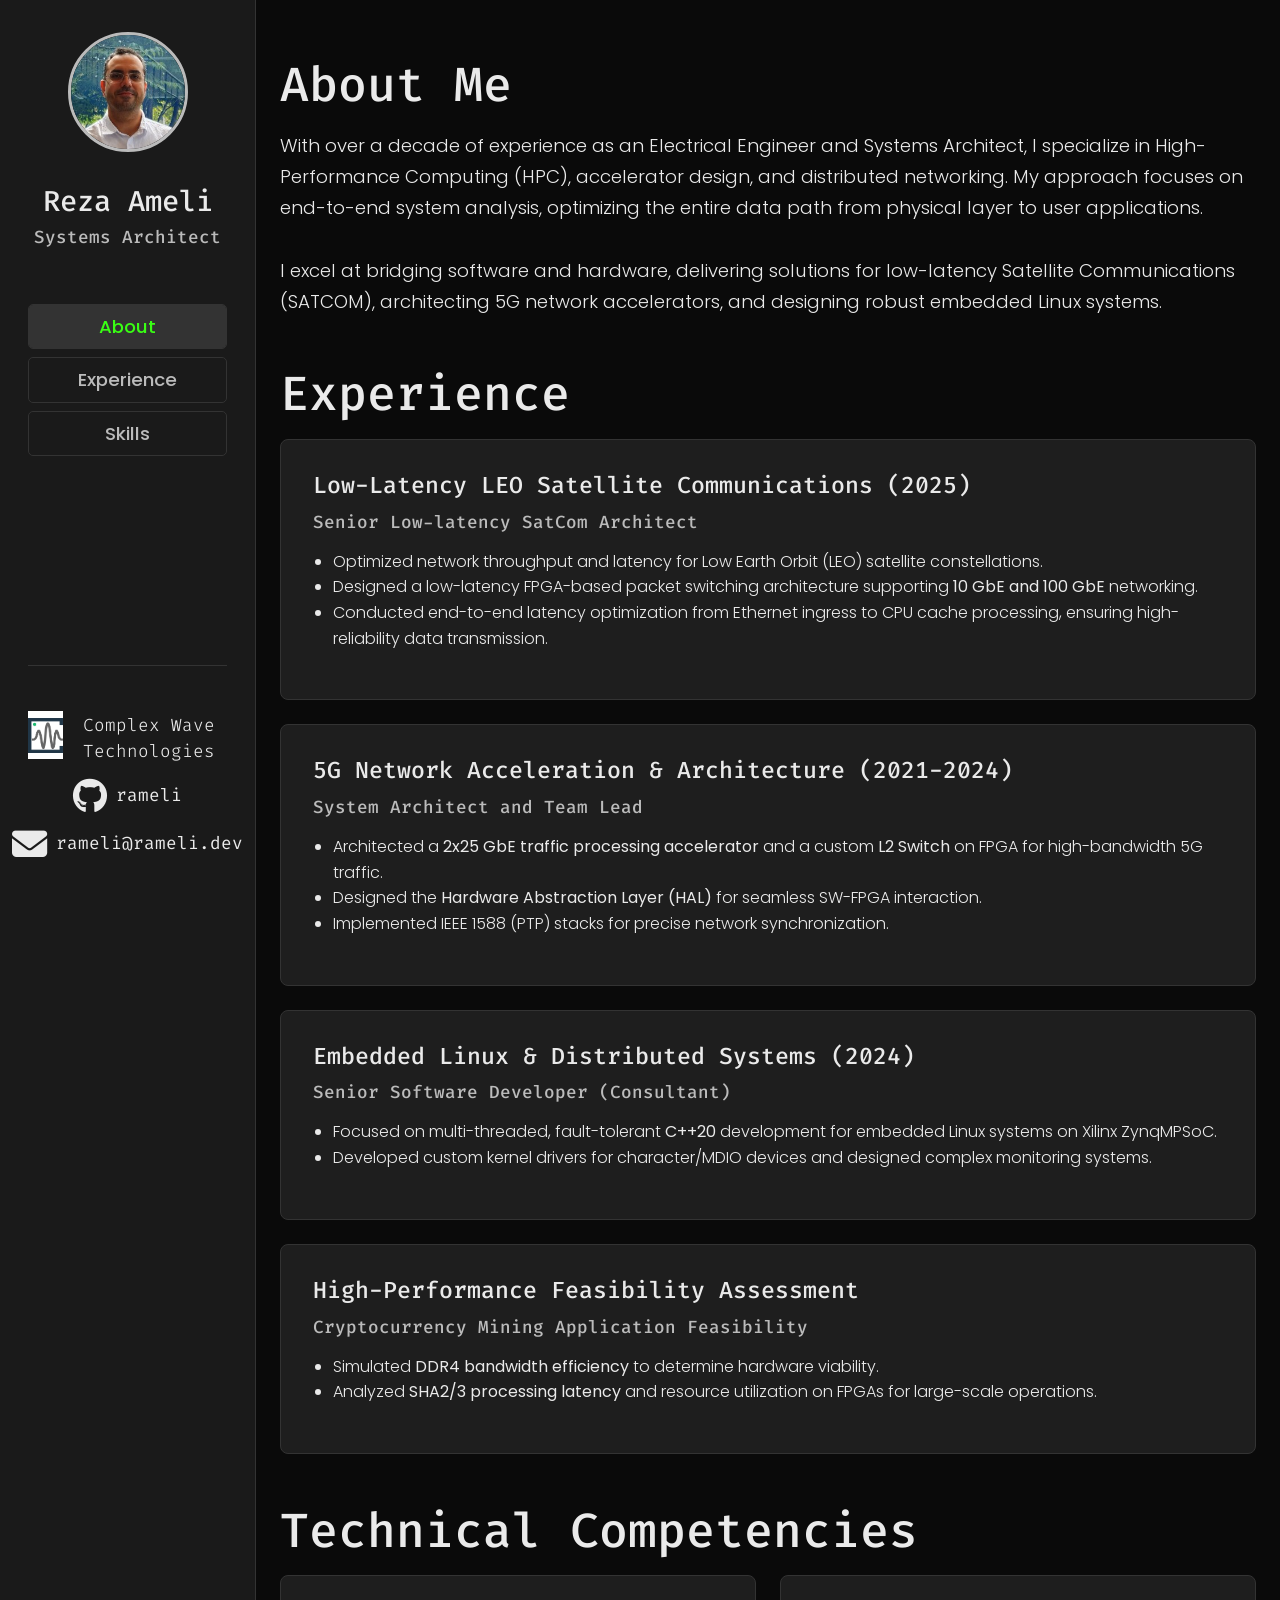
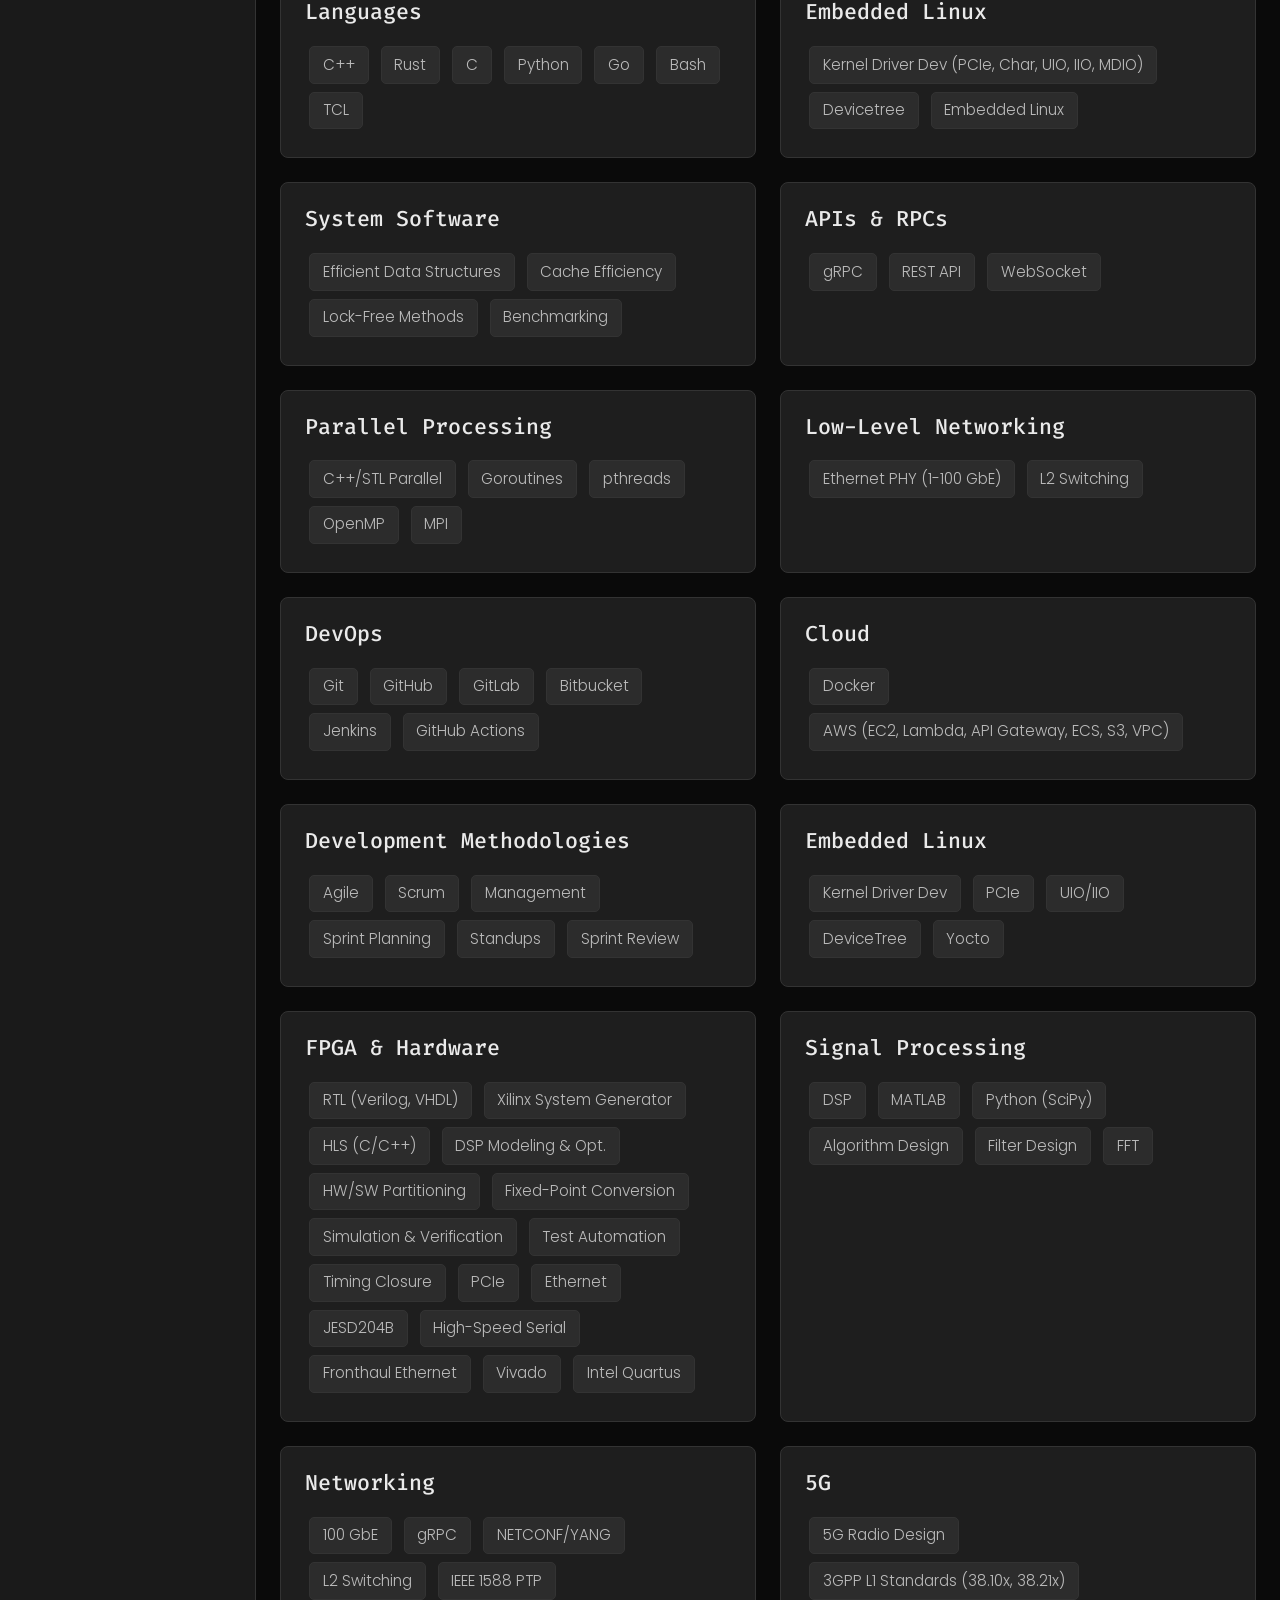
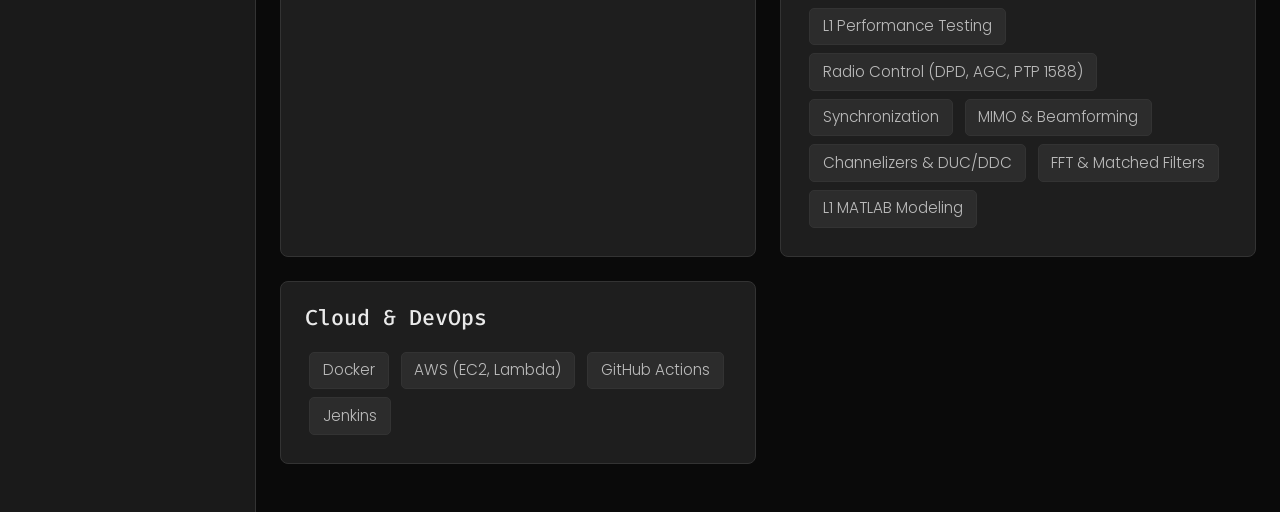
<file: index.html>
<!DOCTYPE html>
<html lang="en">
<head>
    <meta charset="UTF-8">
    <meta name="viewport" content="width=device-width, initial-scale=1.0">
    <title>Reza Ameli - System Architect</title>
    <link href="https://cdn.jsdelivr.net/npm/bootstrap@5.3.3/dist/css/bootstrap.min.css" rel="stylesheet">
    <link rel="preconnect" href="https://fonts.googleapis.com">
    <link rel="preconnect" href="https://fonts.gstatic.com" crossorigin>
    <link href="https://fonts.googleapis.com/css2?family=Poppins:wght@300;400;600&family=Fira+Code:wght@500&display=swap" rel="stylesheet">
    <link rel="stylesheet" href="https://cdnjs.cloudflare.com/ajax/libs/font-awesome/6.5.1/css/all.min.css">
    <link rel="stylesheet" href="style.css">
    <link rel="icon" href="assets/favicon.ico">
</head>
<body>

    <div class="container-fluid">
        <div class="row">
            <!-- Sidebar -->
            <nav class="col-md-4 d-md-block sidebar">
                <div class="sidebar-sticky">
                    <header class="header">
                        <img src="images/pic.jpg" alt="Reza Ameli" class="profile-img mb-4">
                        <h1 class="h3">Reza Ameli</h1>
                        <h2 class="h5">Systems Architect</h2>
                    </header>

                    <ul class="nav flex-column" id="main-nav">
                        <li class="nav-item"><a class="nav-link" href="#about">About</a></li>
                        <li class="nav-item"><a class="nav-link" href="#experience">Experience</a></li>
                        <li class="nav-item"><a class="nav-link" href="#skills">Skills</a></li>
                    </ul>
                    
                    <div class="sidebar-footer">
                        <div class="social-links">
                            <a href="https://complexwave.tech" target="_blank" class="company-link">
                                <div class="d-flex align-items-center">
                                    <div class="company-logo-bg me-2">
                                        <img src="assets/logo.png" alt="Complex Wave Technologies Logo" class="company-logo">
                                    </div>
                                    <p class="mb-0">Complex Wave Technologies</p>
                                </div>
                            </a>
                        </div>
                        <div class="social-links">
                            <a href="https://github.com/rameli" target="_blank" title="GitHub"><i class="fab fa-github"></i> <span class="social-text">rameli</span></a>
                            <a href="#" id="contact-link" class="email-link" title="Email"><i class="fas fa-envelope"></i> <span class="social-text"></span></a>
                        </div>
                    </div>
                </div>
            </nav>

            <!-- Main Content -->
            <main class="col-md-8 ms-sm-auto px-md-4 main-content">
                <section id="about" class="section pt-4">
                    <h3 class="section-title">About Me</h3>
                    <p class="about-text">
                        With over a decade of experience as an Electrical Engineer and Systems Architect, I specialize in High-Performance Computing (HPC), accelerator design, and distributed networking. My approach focuses on end-to-end system analysis, optimizing the entire data path from physical layer to user applications.
                        <br><br>
                        I excel at bridging software and hardware, delivering solutions for low-latency Satellite Communications (SATCOM), architecting 5G network accelerators, and designing robust embedded Linux systems.
                    </p>
                </section>

                <section id="experience" class="section">
                    <h3 class="section-title">Experience</h3>
                    <div class="experience-card">
                        <h4 class="experience-title">Low-Latency LEO Satellite Communications (2025)</h4>
                        <h5 class="experience-role">Senior Low-latency SatCom Architect</h5>
                        <ul>
                            <li>Optimized network throughput and latency for Low Earth Orbit (LEO) satellite constellations.</li>
                            <li>Designed a low-latency FPGA-based packet switching architecture supporting <strong>10 GbE and 100 GbE</strong> networking.</li>
                            <li>Conducted end-to-end latency optimization from Ethernet ingress to CPU cache processing, ensuring high-reliability data transmission.</li>
                        </ul>
                    </div>
                    <div class="experience-card">
                        <h4 class="experience-title">5G Network Acceleration & Architecture (2021-2024)</h4>
                        <h5 class="experience-role">System Architect and Team Lead</h5>
                        <ul>
                            <li>Architected a <strong>2x25 GbE traffic processing accelerator</strong> and a custom <strong>L2 Switch</strong> on FPGA for high-bandwidth 5G traffic.</li>
                            <li>Designed the <strong>Hardware Abstraction Layer (HAL)</strong> for seamless SW-FPGA interaction.</li>
                            <li>Implemented IEEE 1588 (PTP) stacks for precise network synchronization.</li>
                        </ul>
                    </div>
                    <div class="experience-card">
                        <h4 class="experience-title">Embedded Linux & Distributed Systems (2024)</h4>
                        <h5 class="experience-role">Senior Software Developer (Consultant)</h5>
                        <ul>
                            <li>Focused on multi-threaded, fault-tolerant <strong>C++20</strong> development for embedded Linux systems on Xilinx ZynqMPSoC.</li>
                            <li>Developed custom kernel drivers for character/MDIO devices and designed complex monitoring systems.</li>
                        </ul>
                    </div>
                     <div class="experience-card">
                        <h4 class="experience-title">High-Performance Feasibility Assessment</h4>
                        <h5 class="experience-role">Cryptocurrency Mining Application Feasibility</h5>
                        <ul>
                            <li>Simulated <strong>DDR4 bandwidth efficiency</strong> to determine hardware viability.</li>
                            <li>Analyzed <strong>SHA2/3 processing latency</strong> and resource utilization on FPGAs for large-scale operations.</li>
                        </ul>
                    </div>
                </section>

                <section id="skills" class="section">
                    <h3 class="section-title">Technical Competencies</h3>
                    <div class="row">
                        <div class="col-lg-6 col-md-12 mb-4">
                            <div class="skills-card">
                                <h4>Languages</h4>
                                <span class="skill-badge">C++</span>
                                <span class="skill-badge">Rust</span>
                                <span class="skill-badge">C</span>
                                <span class="skill-badge">Python</span>
                                <span class="skill-badge">Go</span>
                                <span class="skill-badge">Bash</span>
                                <span class="skill-badge">TCL</span>
                            </div>
                        </div>
                        <div class="col-lg-6 col-md-12 mb-4">
                            <div class="skills-card">
                                <h4>Embedded Linux</h4>
                                <span class="skill-badge">Kernel Driver Dev (PCIe, Char, UIO, IIO, MDIO)</span>
                                <span class="skill-badge">Devicetree</span>
                                <span class="skill-badge">Embedded Linux</span>
                            </div>
                        </div>
                        <div class="col-lg-6 col-md-12 mb-4">
                            <div class="skills-card">
                                <h4>System Software</h4>
                                <span class="skill-badge">Efficient Data Structures</span>
                                <span class="skill-badge">Cache Efficiency</span>
                                <span class="skill-badge">Lock-Free Methods</span>
                                <span class="skill-badge">Benchmarking</span>
                            </div>
                        </div>
                        <div class="col-lg-6 col-md-12 mb-4">
                            <div class="skills-card">
                                <h4>APIs & RPCs</h4>
                                <span class="skill-badge">gRPC</span>
                                <span class="skill-badge">REST API</span>
                                <span class="skill-badge">WebSocket</span>
                            </div>
                        </div>
                        <div class="col-lg-6 col-md-12 mb-4">
                            <div class="skills-card">
                                <h4>Parallel Processing</h4>
                                <span class="skill-badge">C++/STL Parallel</span>
                                <span class="skill-badge">Goroutines</span>
                                <span class="skill-badge">pthreads</span>
                                <span class="skill-badge">OpenMP</span>
                                <span class="skill-badge">MPI</span>
                            </div>
                        </div>
                        <div class="col-lg-6 col-md-12 mb-4">
                            <div class="skills-card">
                                <h4>Low-Level Networking</h4>
                                <span class="skill-badge">Ethernet PHY (1-100 GbE)</span>
                                <span class="skill-badge">L2 Switching</span>
                            </div>
                        </div>
                        <div class="col-lg-6 col-md-12 mb-4">
                            <div class="skills-card">
                                <h4>DevOps</h4>
                                <span class="skill-badge">Git</span>
                                <span class="skill-badge">GitHub</span>
                                <span class="skill-badge">GitLab</span>
                                <span class="skill-badge">Bitbucket</span>
                                <span class="skill-badge">Jenkins</span>
                                <span class="skill-badge">GitHub Actions</span>
                            </div>
                        </div>
                        <div class="col-lg-6 col-md-12 mb-4">
                            <div class="skills-card">
                                <h4>Cloud</h4>
                                <span class="skill-badge">Docker</span>
                                <span class="skill-badge">AWS (EC2, Lambda, API Gateway, ECS, S3, VPC)</span>
                            </div>
                        </div>
                        <div class="col-lg-6 col-md-12 mb-4">
                            <div class="skills-card">
                                <h4>Development Methodologies</h4>
                                <span class="skill-badge">Agile</span>
                                <span class="skill-badge">Scrum</span>
                                <span class="skill-badge">Management</span>
                                <span class="skill-badge">Sprint Planning</span>
                                <span class="skill-badge">Standups</span>
                                <span class="skill-badge">Sprint Review</span>
                            </div>
                        </div>
                        <div class="col-lg-6 col-md-12 mb-4">
                            <div class="skills-card">
                                <h4>Embedded Linux</h4>
                                <span class="skill-badge">Kernel Driver Dev</span>
                                <span class="skill-badge">PCIe</span>
                                <span class="skill-badge">UIO/IIO</span>
                                <span class="skill-badge">DeviceTree</span>
                                <span class="skill-badge">Yocto</span>
                            </div>
                        </div>
                        <div class="col-lg-6 col-md-12 mb-4">
                            <div class="skills-card">
                                <h4>FPGA & Hardware</h4>
                                <span class="skill-badge">RTL (Verilog, VHDL)</span>
                                <span class="skill-badge">Xilinx System Generator</span>
                                <span class="skill-badge">HLS (C/C++)</span>
                                <span class="skill-badge">DSP Modeling & Opt.</span>
                                <span class="skill-badge">HW/SW Partitioning</span>
                                <span class="skill-badge">Fixed-Point Conversion</span>
                                <span class="skill-badge">Simulation & Verification</span>
                                <span class="skill-badge">Test Automation</span>
                                <span class="skill-badge">Timing Closure</span>
                                <span class="skill-badge">PCIe</span>
                                <span class="skill-badge">Ethernet</span>
                                <span class="skill-badge">JESD204B</span>
                                <span class="skill-badge">High-Speed Serial</span>
                                <span class="skill-badge">Fronthaul Ethernet</span>
                                <span class="skill-badge">Vivado</span>
                                <span class="skill-badge">Intel Quartus</span>
                            </div>
                        </div>
                        <div class="col-lg-6 col-md-12 mb-4">
                            <div class="skills-card">
                                <h4>Signal Processing</h4>
                                <span class="skill-badge">DSP</span>
                                <span class="skill-badge">MATLAB</span>
                                <span class="skill-badge">Python (SciPy)</span>
                                <span class="skill-badge">Algorithm Design</span>
                                <span class="skill-badge">Filter Design</span>
                                <span class="skill-badge">FFT</span>
                            </div>
                        </div>
                        <div class="col-lg-6 col-md-12 mb-4">
                            <div class="skills-card">
                                <h4>Networking</h4>
                                <span class="skill-badge">100 GbE</span>
                                <span class="skill-badge">gRPC</span>
                                <span class="skill-badge">NETCONF/YANG</span>
                                <span class="skill-badge">L2 Switching</span>
                                <span class="skill-badge">IEEE 1588 PTP</span>
                            </div>
                        </div>
                        <div class="col-lg-6 col-md-12 mb-4">
                            <div class="skills-card">
                                <h4>5G</h4>
                                <span class="skill-badge">5G Radio Design</span>
                                <span class="skill-badge">3GPP L1 Standards (38.10x, 38.21x)</span>
                                <span class="skill-badge">L1 Performance Testing</span>
                                <span class="skill-badge">Radio Control (DPD, AGC, PTP 1588)</span>
                                <span class="skill-badge">Synchronization</span>
                                <span class="skill-badge">MIMO & Beamforming</span>
                                <span class="skill-badge">Channelizers & DUC/DDC</span>
                                <span class="skill-badge">FFT & Matched Filters</span>
                                <span class="skill-badge">L1 MATLAB Modeling</span>
                            </div>
                        </div>
                        <div class="col-lg-6 col-md-12 mb-4">
                            <div class="skills-card">
                                <h4>Cloud & DevOps</h4>
                                <span class="skill-badge">Docker</span>
                                <span class="skill-badge">AWS (EC2, Lambda)</span>
                                <span class="skill-badge">GitHub Actions</span>
                                <span class="skill-badge">Jenkins</span>
                            </div>
                        </div>
                    </div>
                </section>
            </main>
        </div>
    </div>

    <script>
        document.addEventListener('DOMContentLoaded', function() {
            // Email obfuscation
            const user = 'rameli';
            const domain = 'rameli.dev';
            const contactLink = document.getElementById('contact-link');
            if(contactLink) {
                contactLink.href = 'mailto:' + user + '@' + domain;
                const emailTextSpan = contactLink.querySelector('.social-text');
                if (emailTextSpan) {
                    emailTextSpan.textContent = user + '@' + domain;
                }
            }

            // Active nav link on scroll
            const sections = document.querySelectorAll('.section');
            const navLinks = document.querySelectorAll('#main-nav .nav-link');

            window.addEventListener('scroll', () => {
                let current = '';
                sections.forEach(section => {
                    const sectionTop = section.offsetTop;
                    if (pageYOffset >= sectionTop - 150) {
                        current = section.getAttribute('id');
                    }
                });

                navLinks.forEach(link => {
                    link.classList.remove('active');
                    if (link.getAttribute('href') === '#' + current) {
                        link.classList.add('active');
                    }
                });
            });
        });
    </script>
</body>
</html>
</file>
<file: style.css>
html {
    scroll-behavior: smooth;
}

:root {
    --dev-green: #39ff14;
    --background-primary: #0a0a0a;
    --background-secondary: #1a1a1a;
    --background-card: #1E1E1E;
    --text-primary: #EAEAEA;
    --text-secondary: #BBBBBB;
    --border-color: #333;
}

body {
    font-family: 'Poppins', sans-serif;
    background-color: var(--background-primary);
    color: var(--text-primary);
    font-size: 16px;
}

/* Headings Font */
h1, h2, h3, h4, h5, h6, .section-title, .experience-title {
    font-family: 'Fira Code', monospace;
}

/* Sidebar */
.sidebar {
    background-color: var(--background-secondary);
    border-right: 1px solid var(--border-color);
}

.sidebar-sticky {
    position: -webkit-sticky;
    position: sticky;
    top: 0;
    height: 100vh;
    padding: 2rem 1rem;
    display: flex;
    flex-direction: column;
    text-align: center;
}

.header {
    margin-bottom: 2rem;
}

.profile-img {
    width: 120px;
    height: 120px;
    border-radius: 50%;
    object-fit: cover;
    border: 3px solid var(--text-secondary);
    margin-bottom: 1.5rem; /* Added margin */
}

h1.h3 {
    font-weight: 500;
    font-size: 1.8rem; /* Increased font size */
    color: var(--text-primary);
    margin-top: 0.5rem; /* Reduced margin */
    margin-bottom: 0.5rem; /* Added margin */
}

h2.h5 {
    font-weight: 500;
    font-size: 1.1rem; /* Slightly increased font size */
    color: var(--text-secondary);
    margin-bottom: 1.5rem; /* Adjusted margin */
}

/* Navigation */
.nav {
    margin-bottom: auto;
}

.nav-item {
    margin-bottom: 0.5rem; /* Space between bordered items */
    border: 1px solid var(--border-color); /* Full border around each item */
    border-radius: 5px; /* Rounded corners for the item */
    overflow: hidden; /* To keep the border-radius effective */
}

.nav-link {
    color: var(--text-secondary);
    font-size: 1.15rem; /* Slightly increased font size */
    font-weight: 500;
    padding: 0.5rem 1rem;
    transition: color 0.2s, background-color 0.2s;
    /* Removed border-radius, margin, and borders from here */
    display: block; /* Make the link fill the item */
}

.nav-link:hover {
    color: var(--text-primary);
    background-color: var(--border-color);
}

.nav-link.active {
    color: var(--dev-green);
    background-color: #333;
}

/* Footer in sidebar */
.sidebar-footer {
    padding-top: 2rem;
    border-top: 1px solid var(--border-color); /* Add a separator */
    margin-top: 2rem; /* Add some space above */
}

.company-logo-bg {
    background-color: #ffffff;
    width: 3rem; /* Adjusted for bigger logo */
    height: 3rem; /* Adjusted for bigger logo */
    border-radius: 0; /* Square corners */
    display: flex; /* Use flex to center the image */
    align-items: center;
    justify-content: center;
}

.company-logo {
    height: 2.2rem; /* Even bigger logo */
    width: auto;
}

.company-link {
    text-decoration: none;
    color: var(--text-secondary); /* Default color */
    transition: color 0.2s;
    display: flex; /* Make the link a flex container */
    flex-direction: column; /* Stack items vertically */
    align-items: center; /* Center items horizontally */
}

.company-link:hover {
    color: var(--dev-green); /* Hover color */
}

.company-link p {
    color: inherit; /* Inherit color from the link */
    font-size: 1.1rem; /* Matched social-text size */
    font-weight: 300; /* Kept default weight */
    margin-top: 0.5rem; /* Space between logo and name */
    margin-bottom: 0; /* Remove default paragraph margin */
    font-family: 'Fira Code', monospace; /* Matched social-text font */
}

.company-info p {
    color: var(--text-secondary);
    font-size: 0.95rem;
    font-weight: 300;
    margin-bottom: 0.25rem;
}




.social-links {
    display: flex; /* Make it a flex container */
    flex-direction: column; /* Stack items vertically */
    align-items: center; /* Center items horizontally */
}

.social-links a {
    color: var(--text-primary); /* Light color, brighter */
    font-size: 1rem; /* Base font size for the whole link */
    margin: 0.4rem 0; /* Vertical margin */
    transition: color 0.2s;
    text-decoration: none;
    display: flex; /* Make links flex for icon and text alignment */
    align-items: center; /* Align icon and text vertically */
}

.social-links a i {
    margin-right: 0.6rem;
    font-size: 2.2rem; /* Even bigger icons */
}

.social-links a:hover {
    color: var(--text-primary); /* New hover color */
}

.social-text {
    font-size: 1.1rem; /* Slightly larger text for balance */
    font-family: 'Fira Code', monospace;
}


/* Main Content */
.main-content {
    padding-top: 2rem;
}

.section {
    padding-bottom: 1.5rem; /* Further reduced spacing between sections */
}

.section-title {
    font-weight: 500;
    font-size: 3rem; /* Increased font size */
    color: var(--text-primary);
    margin-bottom: 1rem; /* Further reduced margin */
    text-align: left;
}

.about-text {
    font-size: 1.15rem;
    font-weight: 300;
    line-height: 1.7;
    margin-bottom: 1.5rem; /* Further reduced margin */
}

.experience-card {
    background-color: var(--background-card);
    border: 1px solid var(--border-color);
    border-radius: 8px;
    padding: 2rem;
    margin-bottom: 1.5rem;
    transition: transform 0.2s, border-color 0.2s;
}

.experience-card:hover {
    transform: translateY(-5px);
    border-color: var(--dev-green);
}

.experience-title {
    font-weight: 500;
    font-size: 1.45rem; /* Increased font size */
    color: var(--text-primary);
    margin-bottom: 0.75rem; /* Reduced margin */
}

.experience-role {
    font-weight: 500;
    font-size: 1.1rem;
    color: var(--text-secondary);
    margin-bottom: 1rem;
}

.experience-card ul {
    padding-left: 20px;
    font-weight: 300;
    line-height: 1.6; /* Increased line-height */
}

.skills-card {
    background-color: var(--background-card);
    border: 1px solid var(--border-color);
    border-radius: 8px;
    padding: 1.5rem; /* Reduced padding */
    height: 100%; /* Make cards same height */
    transition: transform 0.2s, border-color 0.2s;
}

.skills-card:hover {
    transform: translateY(-5px);
    border-color: var(--dev-green);
}

.skills-card h4 {
    font-family: 'Fira Code', monospace;
    font-weight: 500;
    font-size: 1.35rem; /* Increased font size */
    color: var(--text-primary);
    margin-bottom: 1rem;
}

.skill-badge {
    display: inline-block;
    background-color: #2c2c2c;
    color: var(--text-secondary);
    border: 1px solid var(--border-color);
    padding: 0.4rem 0.8rem;
    border-radius: 5px;
    margin: 0.25rem;
    font-size: 0.95rem;
    font-weight: 300;
    transition: color 0.2s, border-color 0.2s, background-color 0.2s;
}

.skill-badge:hover {
    color: var(--dev-green);
    border-color: var(--dev-green);
    background-color: #3a3a3a; /* Slightly lighter background on hover */
}

/* Responsive adjustments */
@media (max-width: 767.98px) {
    .sidebar-sticky {
        position: static;
        height: auto;
        padding: 2rem 1rem;
    }
    .sidebar {
        border-right: none;
        border-bottom: 1px solid var(--border-color);
    }
    .main-content {
        padding-top: 1rem;
    }
    .section-title {
        text-align: center;
        font-size: 2.5rem; /* Adjusted for smaller screens */
    }
}

/* Custom width for large screens */
@media (min-width: 992px) {
    .sidebar {
        flex: 0 0 auto;
        width: 20%; /* Custom width for sidebar, slightly wider than 18% */
    }
    .main-content {
        flex: 0 0 auto;
        width: 80%; /* Remaining width for main content */
        margin-left: auto; /* Re-enable default margin for centering/spacing */
    }
}
</file>
